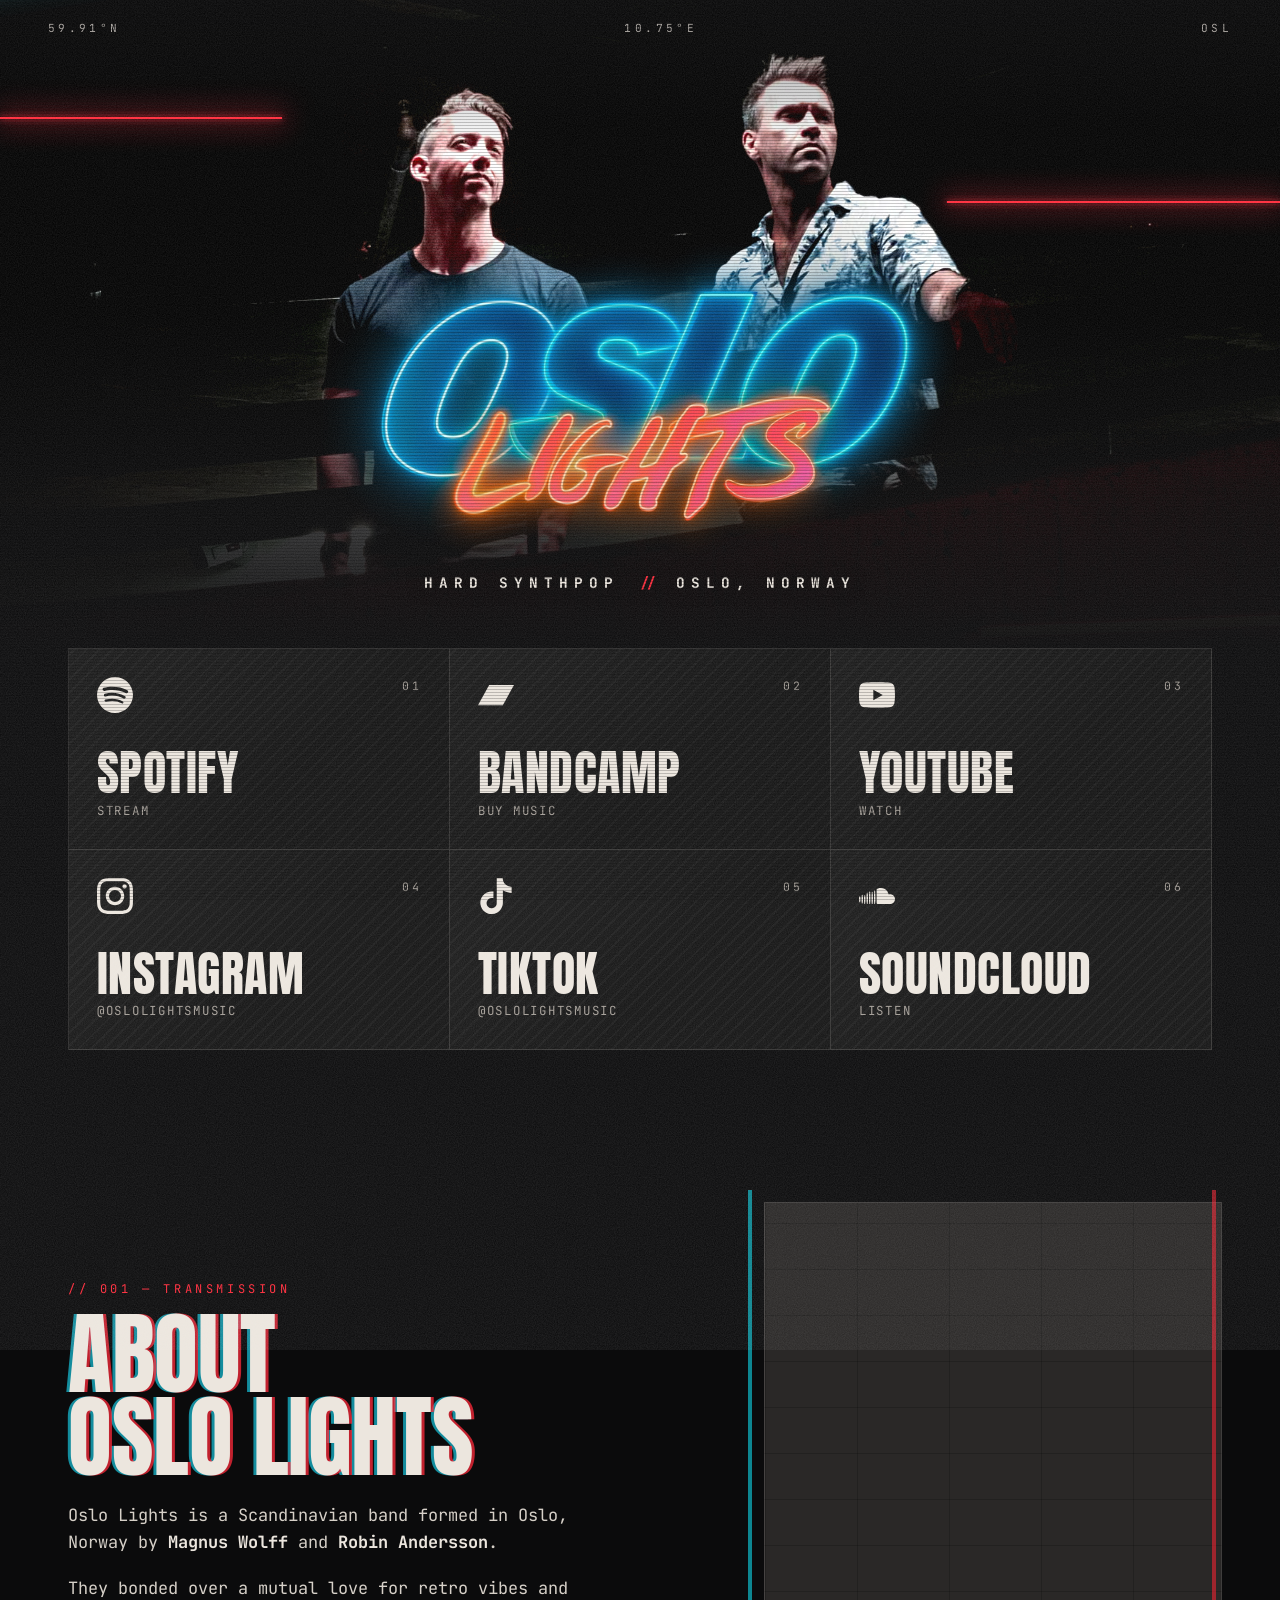
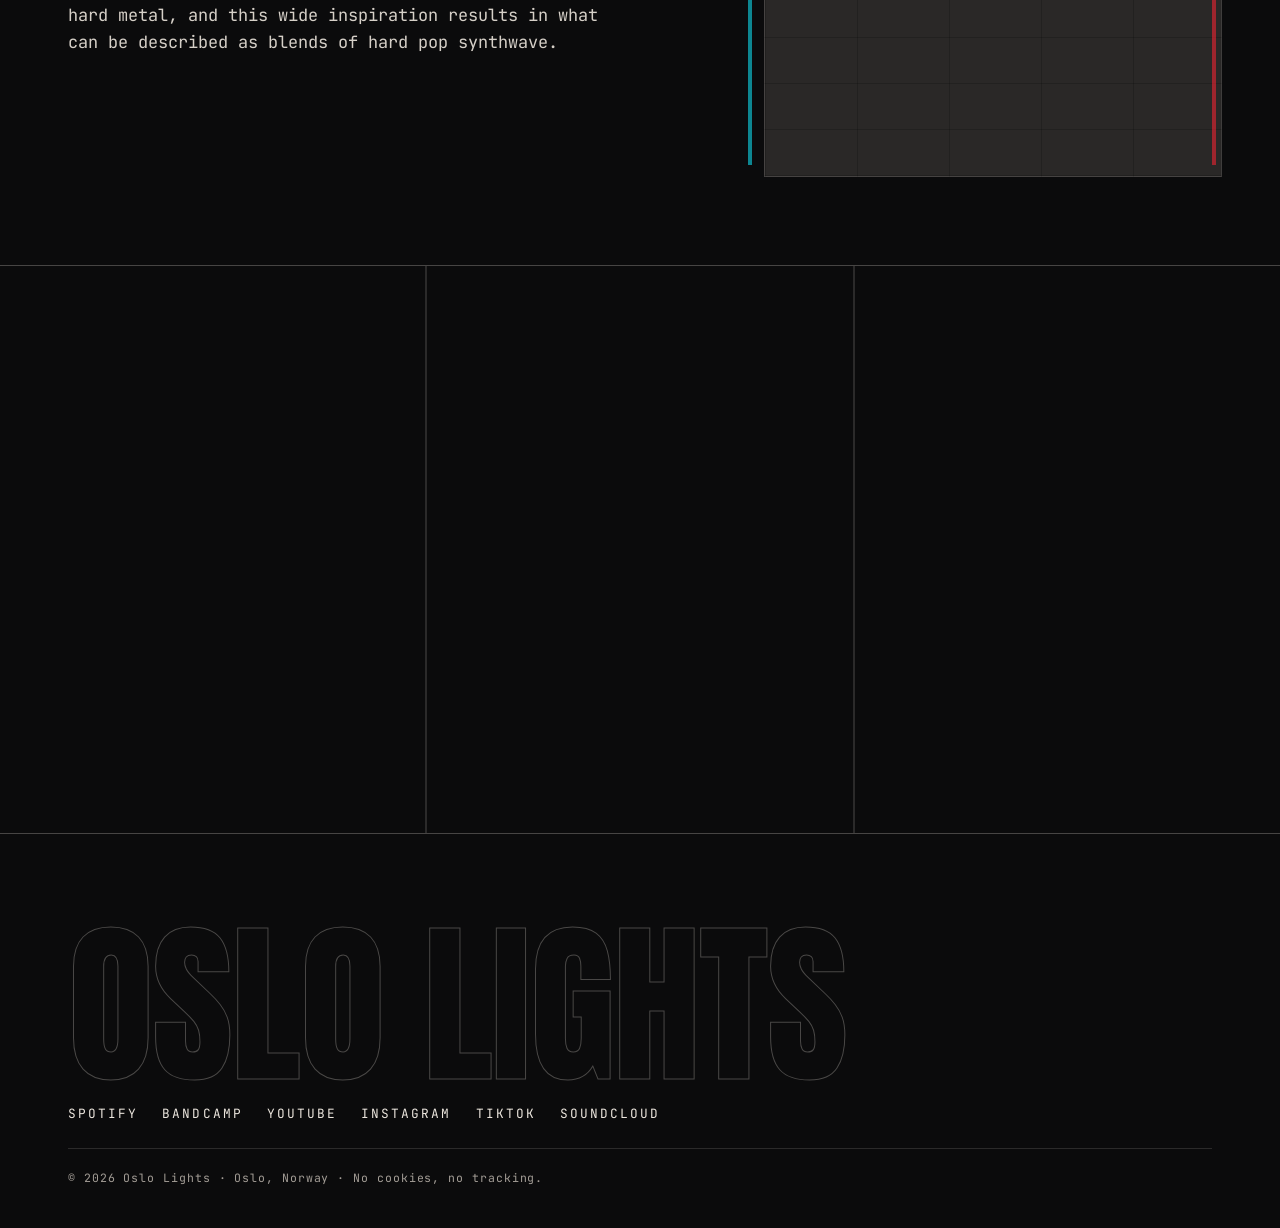
<file: index.html>
<!doctype html>
<html lang="en">
<head>
  <meta charset="utf-8">
  <meta name="viewport" content="width=device-width, initial-scale=1">
  <meta http-equiv="Content-Security-Policy" content="default-src 'self'; img-src 'self' data:; style-src 'self'; font-src 'self'; script-src 'self'; connect-src 'self'; manifest-src 'self'; base-uri 'self'; form-action 'none'; object-src 'none'; upgrade-insecure-requests">
  <meta name="referrer" content="strict-origin-when-cross-origin">

  <title>Oslo Lights | Hard synthpop from Oslo, Norway</title>
  <meta name="description" content="Oslo Lights is a hard synthpop duo from Oslo, Norway: Magnus Wolff and Robin Andersson. Stream on Spotify, buy on Bandcamp, follow on Instagram, TikTok, YouTube and SoundCloud.">
  <link rel="canonical" href="https://oslolights.com/">
  <meta name="theme-color" content="#0b0b0c">
  <meta name="color-scheme" content="dark">

  <!-- Open Graph / social share cards -->
  <meta property="og:type" content="music.musician">
  <meta property="og:site_name" content="Oslo Lights">
  <meta property="og:title" content="Oslo Lights">
  <meta property="og:description" content="Hard synthpop from Oslo, Norway. Retro vibes, hard metal roots.">
  <meta property="og:url" content="https://oslolights.com/">
  <meta property="og:image" content="https://oslolights.com/assets/img/og.jpg">
  <meta property="og:image:width" content="1200">
  <meta property="og:image:height" content="630">
  <meta property="og:image:alt" content="Oslo Lights neon logo over the band standing on a red-lit concrete balcony">
  <meta property="og:locale" content="en_US">
  <meta name="twitter:card" content="summary_large_image">
  <meta name="twitter:title" content="Oslo Lights">
  <meta name="twitter:description" content="Hard synthpop from Oslo, Norway.">
  <meta name="twitter:image" content="https://oslolights.com/assets/img/og.jpg">
  <meta name="twitter:image:alt" content="Oslo Lights neon logo over the band standing on a red-lit concrete balcony">

  <!-- Icons -->
  <link rel="icon" href="favicon.ico" sizes="32x32">
  <link rel="icon" href="favicon.svg" type="image/svg+xml">
  <link rel="apple-touch-icon" href="assets/img/apple-touch-icon.png">
  <link rel="manifest" href="site.webmanifest">

  <!-- Performance -->
  <link rel="preload" href="assets/fonts/anton-400.woff2" as="font" type="font/woff2" crossorigin>
  <link rel="preload" href="assets/fonts/jetbrains-mono-latin-400-normal.woff2" as="font" type="font/woff2" crossorigin>
  <link rel="preload" as="image" href="assets/logo/logo-black-800.webp" imagesrcset="assets/logo/logo-black-800.webp 800w, assets/logo/logo-black-1600.webp 1600w" imagesizes="(min-width: 900px) 640px, 88vw">
  <link rel="stylesheet" href="assets/css/style.css">

  <script type="application/ld+json">
  {
    "@context": "https://schema.org",
    "@type": "MusicGroup",
    "name": "Oslo Lights",
    "url": "https://oslolights.com/",
    "image": "https://oslolights.com/assets/img/og.jpg",
    "logo": "https://oslolights.com/assets/logo/logo-black-1600.webp",
    "description": "Scandinavian hard synthpop band formed in Oslo, Norway by Magnus Wolff and Robin Andersson.",
    "genre": ["Synthpop", "Synthwave", "Electronic"],
    "foundingLocation": { "@type": "Place", "name": "Oslo, Norway" },
    "member": [
      { "@type": "OrganizationRole", "member": { "@type": "Person", "name": "Magnus Wolff" } },
      { "@type": "OrganizationRole", "member": { "@type": "Person", "name": "Robin Andersson" } }
    ],
    "sameAs": [
      "https://open.spotify.com/artist/3ypZ7eMypBQAr3zML5cifk",
      "https://oslolightsmusic.bandcamp.com",
      "https://www.instagram.com/oslolightsmusic/",
      "https://www.tiktok.com/@oslolightsmusic",
      "https://www.youtube.com/@OsloLightsMusic",
      "https://soundcloud.com/oslolightsmusic"
    ]
  }
  </script>
</head>
<body>
  <a class="skip" href="#links">Skip to links</a>
  <div class="fx-grain" aria-hidden="true"></div>

  <header class="hero">
    <div class="hero__photo" role="img" aria-label="Magnus Wolff and Robin Andersson standing at a railing in a red-lit concrete stairwell">
      <span class="hero__slice hero__slice--a" aria-hidden="true"></span>
      <span class="hero__slice hero__slice--b" aria-hidden="true"></span>
    </div>
    <div class="laser laser--1" aria-hidden="true"></div>
    <div class="laser laser--2" aria-hidden="true"></div>
    <div class="laser laser--3" aria-hidden="true"></div>

    <p class="hero__meta" aria-hidden="true"><span>59.91°N</span><span>10.75°E</span><span>OSL</span></p>

    <div class="hero__inner">
      <!--
        LOGO: swap here. Keep the wrapper .logo and the <h1>.
        For an SVG, replace the <picture> with <img src="assets/logo/logo.svg" alt="Oslo Lights">
        and point --logo-src in assets/css/style.css at the same file so the glitch layers follow.
        For Lottie, put the player inside .logo and add the class .logo--lottie (turns off the CSS glitch layers).
      -->
      <h1 class="logo">
        <picture>
          <source type="image/avif" srcset="assets/logo/logo-black-800.avif 800w, assets/logo/logo-black-1600.avif 1600w" sizes="(min-width: 900px) 640px, 88vw">
          <img src="assets/logo/logo-black-800.webp" srcset="assets/logo/logo-black-800.webp 800w, assets/logo/logo-black-1600.webp 1600w" sizes="(min-width: 900px) 640px, 88vw" width="1600" height="805" alt="Oslo Lights" fetchpriority="high">
        </picture>
      </h1>
      <p class="hero__tag">Hard synthpop <span aria-hidden="true">//</span> Oslo, Norway</p>
    </div>
  </header>

  <main>
    <nav id="links" class="links" aria-label="Listen and follow Oslo Lights">
      <ul class="links__grid">
        <li><a class="slab slab--spotify" href="https://open.spotify.com/artist/3ypZ7eMypBQAr3zML5cifk" rel="noopener noreferrer" target="_blank">
          <span class="slab__no" aria-hidden="true">01</span>
          <svg class="slab__icon" aria-hidden="true" focusable="false"><use href="assets/icons.svg#spotify"/></svg>
          <span class="slab__name" data-text="Spotify">Spotify</span>
          <span class="slab__act">Stream<span class="sr"> Oslo Lights on Spotify (opens in a new tab)</span></span>
        </a></li>
        <li><a class="slab slab--bandcamp" href="https://oslolightsmusic.bandcamp.com" rel="noopener noreferrer" target="_blank">
          <span class="slab__no" aria-hidden="true">02</span>
          <svg class="slab__icon" aria-hidden="true" focusable="false"><use href="assets/icons.svg#bandcamp"/></svg>
          <span class="slab__name" data-text="Bandcamp">Bandcamp</span>
          <span class="slab__act">Buy music<span class="sr"> on Bandcamp (opens in a new tab)</span></span>
        </a></li>
        <li><a class="slab slab--youtube" href="https://www.youtube.com/@OsloLightsMusic" rel="noopener noreferrer" target="_blank">
          <span class="slab__no" aria-hidden="true">03</span>
          <svg class="slab__icon" aria-hidden="true" focusable="false"><use href="assets/icons.svg#youtube"/></svg>
          <span class="slab__name" data-text="YouTube">YouTube</span>
          <span class="slab__act">Watch<span class="sr"> on YouTube (opens in a new tab)</span></span>
        </a></li>
        <li><a class="slab slab--instagram" href="https://www.instagram.com/oslolightsmusic/" rel="noopener noreferrer" target="_blank">
          <span class="slab__no" aria-hidden="true">04</span>
          <svg class="slab__icon" aria-hidden="true" focusable="false"><use href="assets/icons.svg#instagram"/></svg>
          <span class="slab__name" data-text="Instagram">Instagram</span>
          <span class="slab__act">@oslolightsmusic<span class="sr"> on Instagram (opens in a new tab)</span></span>
        </a></li>
        <li><a class="slab slab--tiktok" href="https://www.tiktok.com/@oslolightsmusic" rel="noopener noreferrer" target="_blank">
          <span class="slab__no" aria-hidden="true">05</span>
          <svg class="slab__icon" aria-hidden="true" focusable="false"><use href="assets/icons.svg#tiktok"/></svg>
          <span class="slab__name" data-text="TikTok">TikTok</span>
          <span class="slab__act">@oslolightsmusic<span class="sr"> on TikTok (opens in a new tab)</span></span>
        </a></li>
        <li><a class="slab slab--soundcloud" href="https://soundcloud.com/oslolightsmusic" rel="noopener noreferrer" target="_blank">
          <span class="slab__no" aria-hidden="true">06</span>
          <svg class="slab__icon" aria-hidden="true" focusable="false"><use href="assets/icons.svg#soundcloud"/></svg>
          <span class="slab__name" data-text="SoundCloud">SoundCloud</span>
          <span class="slab__act">Listen<span class="sr"> on SoundCloud (opens in a new tab)</span></span>
        </a></li>
      </ul>
    </nav>

    <section class="bio" aria-labelledby="bio-title">
      <div class="bio__text">
        <p class="kicker" aria-hidden="true">// 001 &mdash; Transmission</p>
        <h2 id="bio-title" class="bio__title">About Oslo&nbsp;Lights</h2>
        <p>Oslo Lights is a Scandinavian band formed in Oslo, Norway by <strong>Magnus Wolff</strong> and <strong>Robin Andersson</strong>.</p>
        <p>They bonded over a mutual love for retro vibes and hard metal, and this wide inspiration results in what can be described as blends of hard pop synthwave.</p>
      </div>
      <figure class="bio__photo rgb">
        <picture>
          <source type="image/avif" srcset="assets/img/duo-600.avif 600w, assets/img/duo-1000.avif 1000w, assets/img/duo-1600.avif 1600w" sizes="(min-width: 900px) 40vw, 92vw">
          <source type="image/webp" srcset="assets/img/duo-600.webp 600w, assets/img/duo-1000.webp 1000w, assets/img/duo-1600.webp 1600w" sizes="(min-width: 900px) 40vw, 92vw">
          <img src="assets/img/duo-1600.jpg" width="1600" height="2133" loading="lazy" decoding="async" alt="Magnus and Robin standing back to back against a cyan-lit concrete wall">
        </picture>
      </figure>
    </section>

    <section class="strip" aria-label="Photos">
      <figure class="strip__item">
        <picture>
          <source type="image/avif" srcset="assets/img/wall-600.avif 600w, assets/img/wall-1000.avif 1000w" sizes="(min-width: 900px) 33vw, 92vw">
          <source type="image/webp" srcset="assets/img/wall-600.webp 600w, assets/img/wall-1000.webp 1000w" sizes="(min-width: 900px) 33vw, 92vw">
          <img src="assets/img/wall-1600.jpg" width="1600" height="2133" loading="lazy" decoding="async" alt="The duo in front of a concrete wall cut by red neon tubes">
        </picture>
      </figure>
      <figure class="strip__item">
        <picture>
          <source type="image/avif" srcset="assets/img/vocal-600.avif 600w, assets/img/vocal-1000.avif 1000w" sizes="(min-width: 900px) 33vw, 92vw">
          <source type="image/webp" srcset="assets/img/vocal-600.webp 600w, assets/img/vocal-1000.webp 1000w" sizes="(min-width: 900px) 33vw, 92vw">
          <img src="assets/img/vocal-1153.jpg" width="1153" height="2048" loading="lazy" decoding="async" alt="Singing into the microphone under stage lights">
        </picture>
      </figure>
      <figure class="strip__item">
        <picture>
          <source type="image/avif" srcset="assets/img/keys-600.avif 600w, assets/img/keys-1000.avif 1000w" sizes="(min-width: 900px) 33vw, 92vw">
          <source type="image/webp" srcset="assets/img/keys-600.webp 600w, assets/img/keys-1000.webp 1000w" sizes="(min-width: 900px) 33vw, 92vw">
          <img src="assets/img/keys-1152.jpg" width="1152" height="2048" loading="lazy" decoding="async" alt="Playing synthesizers on stage through haze">
        </picture>
      </figure>
    </section>
  </main>

  <footer class="foot">
    <p class="foot__mark" aria-hidden="true">OSLO&nbsp;LIGHTS</p>
    <ul class="foot__links">
      <li><a href="https://open.spotify.com/artist/3ypZ7eMypBQAr3zML5cifk" rel="noopener noreferrer" target="_blank">Spotify</a></li>
      <li><a href="https://oslolightsmusic.bandcamp.com" rel="noopener noreferrer" target="_blank">Bandcamp</a></li>
      <li><a href="https://www.youtube.com/@OsloLightsMusic" rel="noopener noreferrer" target="_blank">YouTube</a></li>
      <li><a href="https://www.instagram.com/oslolightsmusic/" rel="noopener noreferrer" target="_blank">Instagram</a></li>
      <li><a href="https://www.tiktok.com/@oslolightsmusic" rel="noopener noreferrer" target="_blank">TikTok</a></li>
      <li><a href="https://soundcloud.com/oslolightsmusic" rel="noopener noreferrer" target="_blank">SoundCloud</a></li>
    </ul>
    <p class="foot__small">&copy; <span>2026</span> Oslo Lights &middot; Oslo, Norway &middot; No cookies, no tracking.</p>
  </footer>
</body>
</html>
</file>
<file: assets/css/style.css>
/* ==========================================================================
   OSLO LIGHTS
   Miami Vice x brutalist concrete x lasers. Glitch over clean neon.
   ========================================================================== */

@font-face {
  font-family: "Anton";
  src: url("../fonts/anton-400.woff2") format("woff2");
  font-weight: 400;
  font-style: normal;
  font-display: swap;
}
@font-face {
  font-family: "JetBrains Mono";
  src: url("../fonts/jetbrains-mono-latin-400-normal.woff2") format("woff2");
  font-weight: 400;
  font-style: normal;
  font-display: swap;
}
@font-face {
  font-family: "JetBrains Mono";
  src: url("../fonts/jetbrains-mono-latin-700-normal.woff2") format("woff2");
  font-weight: 700;
  font-style: normal;
  font-display: swap;
}

:root {
  /* Logo shape for the glitch layers (the outline version reads best as an RGB split). Swap with the <img> in index.html. */
  --logo-src: url("../logo/logo-open-1600.webp");

  --void: #0b0b0c;
  --slab: #141414;
  --concrete: #1d1c1b;
  --concrete-hi: #2a2827;
  --line: rgba(236, 230, 222, 0.14);
  --bone: #ece6de;
  --ash: #a39d96;
  --laser: #ff2a3a;
  --laser-glow: rgba(255, 42, 58, 0.55);
  --vice: #19e3ff;
  --vice-glow: rgba(25, 227, 255, 0.45);
  --flamingo: #ff3d9a;

  --display: "Anton", "Impact", "Haettenschweiler", "Arial Narrow Bold", sans-serif;
  --mono: "JetBrains Mono", ui-monospace, "SFMono-Regular", Menlo, Consolas, monospace;

  --gutter: clamp(16px, 4vw, 48px);
  --max: 1240px;

  color-scheme: dark;
}

*, *::before, *::after { box-sizing: border-box; }

html { -webkit-text-size-adjust: 100%; text-size-adjust: 100%; }

body {
  margin: 0;
  background: var(--void);
  color: var(--bone);
  font-family: var(--mono);
  font-size: 1rem;
  line-height: 1.6;
  overflow-x: hidden;
  -webkit-font-smoothing: antialiased;
}

img, svg { display: block; max-width: 100%; height: auto; }
figure { margin: 0; }
a { color: inherit; }

::selection { background: var(--laser); color: var(--void); }

:focus-visible {
  outline: 3px solid var(--vice);
  outline-offset: 3px;
}

.sr {
  position: absolute !important;
  width: 1px; height: 1px;
  padding: 0; margin: -1px;
  overflow: hidden; clip: rect(0 0 0 0);
  white-space: nowrap; border: 0;
}

.skip {
  position: absolute;
  left: 12px; top: -60px;
  z-index: 100;
  padding: 10px 16px;
  background: var(--bone);
  color: var(--void);
  font-weight: 700;
  text-decoration: none;
}
.skip:focus { top: 12px; }

/* ---------- Film grain + scanlines over everything ---------- */

.fx-grain {
  position: fixed;
  inset: -50%;
  z-index: 50;
  pointer-events: none;
  opacity: 0.09;
  background-image: url("data:image/svg+xml;utf8,<svg xmlns='http://www.w3.org/2000/svg' width='220' height='220'><filter id='n'><feTurbulence type='fractalNoise' baseFrequency='0.9' numOctaves='3' stitchTiles='stitch'/><feColorMatrix values='0 0 0 0 1  0 0 0 0 1  0 0 0 0 1  0 0 0 1.2 0'/></filter><rect width='100%' height='100%' filter='url(%23n)'/></svg>");
  animation: grain 0.6s steps(4) infinite;
}
body::after {
  content: "";
  position: fixed;
  inset: 0;
  z-index: 49;
  pointer-events: none;
  background: repeating-linear-gradient(to bottom, rgba(0,0,0,0) 0 2px, rgba(0,0,0,0.22) 2px 3px);
  mix-blend-mode: multiply;
}
@keyframes grain {
  0%   { transform: translate(0, 0); }
  25%  { transform: translate(-6%, 4%); }
  50%  { transform: translate(5%, -7%); }
  75%  { transform: translate(-3%, -4%); }
  100% { transform: translate(2%, 6%); }
}

/* ==========================================================================
   HERO
   ========================================================================== */

.hero {
  position: relative;
  /* Short enough that the first row of links shows above the fold */
  min-height: 66vh;
  min-height: 66svh;
  display: grid;
  align-items: end;
  overflow: hidden;
  isolation: isolate;
  background: #120405;
}

.hero__photo,
.hero__slice {
  position: absolute;
  inset: 0;
  background-image: url("../img/hero-1200.webp");
  background-image: image-set(url("../img/hero-1200.avif") type("image/avif"), url("../img/hero-1200.webp") type("image/webp"));
  background-size: cover;
  background-position: 50% 52%;
}
@media (min-width: 900px) {
  .hero { min-height: 72vh; min-height: 72svh; }
  .hero__photo, .hero__slice { background-position: 50% 56%; }
}
/* Wide or short screens: a portrait photo stretched edge to edge crops off the
   heads. Cap the photo at ~2.2:1 of the hero's height, centre it, and let the
   sides fade into black concrete so the faces always stay in frame. */
@media (min-width: 900px) and (min-aspect-ratio: 8/5) {
  .hero__photo, .hero__slice {
    left: max(0px, calc(50% - 79vh));
    right: max(0px, calc(50% - 79vh));
    background-position: 50% 47%;
    -webkit-mask-image: linear-gradient(to right, transparent, #000 14%, #000 86%, transparent);
            mask-image: linear-gradient(to right, transparent, #000 14%, #000 86%, transparent);
  }
  .hero { background: var(--void); }
}
@media (min-width: 900px), (min-resolution: 2dppx) and (min-width: 500px) {
  .hero__photo, .hero__slice {
    background-image: url("../img/hero-1800.webp");
    background-image: image-set(url("../img/hero-1800.avif") type("image/avif"), url("../img/hero-1800.webp") type("image/webp"));
  }
}
@media (min-width: 1600px) {
  .hero__photo, .hero__slice {
    background-image: url("../img/hero-2400.webp");
    background-image: image-set(url("../img/hero-2400.avif") type("image/avif"), url("../img/hero-2400.webp") type("image/webp"));
  }
}
.hero__photo {
  z-index: -2;
  filter: contrast(1.12) saturate(1.1);
}
/* Darken toward the bottom so the logo and links sit on near-black concrete */
.hero::before {
  content: "";
  position: absolute;
  inset: 0;
  z-index: -1;
  background:
    linear-gradient(to bottom, rgba(11,11,12,0.55) 0%, rgba(11,11,12,0) 22%, rgba(11,11,12,0) 45%, rgba(11,11,12,0.78) 78%, var(--void) 100%),
    radial-gradient(ellipse at 50% 40%, rgba(0,0,0,0) 40%, rgba(0,0,0,0.55) 100%);
}

/* Horizontal tear: two copies of the photo, cut into bands, jerked sideways */
.hero__slice { opacity: 0; mix-blend-mode: screen; }
.hero__slice--a {
  filter: hue-rotate(170deg) saturate(2.2);
  animation: tear-a 7s steps(1) infinite;
}
.hero__slice--b {
  filter: saturate(1.8) brightness(1.2);
  animation: tear-b 7s steps(1) infinite;
}
@keyframes tear-a {
  0%, 61%, 66%, 100% { opacity: 0; transform: none; clip-path: inset(0 0 100% 0); }
  62% { opacity: 0.9; transform: translateX(-3.5%); clip-path: inset(38% 0 52% 0); }
  63% { opacity: 0.9; transform: translateX(2.5%);  clip-path: inset(12% 0 80% 0); }
  64% { opacity: 0.8; transform: translateX(-1.5%); clip-path: inset(70% 0 18% 0); }
  65% { opacity: 0.9; transform: translateX(4%);    clip-path: inset(46% 0 47% 0); }
}
@keyframes tear-b {
  0%, 62%, 67%, 100% { opacity: 0; transform: none; clip-path: inset(0 0 100% 0); }
  63% { opacity: 1; transform: translateX(2%);   clip-path: inset(55% 0 36% 0); }
  64% { opacity: 1; transform: translateX(-4%);  clip-path: inset(25% 0 68% 0); }
  66% { opacity: 1; transform: translateX(1.5%); clip-path: inset(80% 0 10% 0); }
}

/* ---------- Lasers: echo the red tubes in the concrete ---------- */
.laser {
  position: absolute;
  z-index: 0;
  height: 2px;
  background: var(--laser);
  box-shadow: 0 0 6px 1px var(--laser-glow), 0 0 28px 4px var(--laser-glow);
  pointer-events: none;
}
.laser--1 { left: 0; width: 22%; top: 18%; animation: flicker 5.3s infinite; } /* stays clear of the faces at every width */
.laser--2 { right: 0; width: 26%; top: 31%; animation: flicker 7.1s 1.2s infinite; }
.laser--3 {
  left: -10%; width: 120%; top: 0;
  height: 1px;
  background: var(--vice);
  box-shadow: 0 0 8px 1px var(--vice-glow), 0 0 30px 6px var(--vice-glow);
  opacity: 0.7;
  transform: rotate(-9deg);
  transform-origin: 0 0;
  animation: sweep 11s cubic-bezier(.7,0,.3,1) infinite;
}
@keyframes flicker {
  0%, 18%, 22%, 25%, 53%, 57%, 100% { opacity: 1; }
  20%, 24%, 55% { opacity: 0.15; }
}
@keyframes sweep {
  0%   { top: -5%;  opacity: 0; }
  8%   { opacity: 0.7; }
  40%  { top: 105%; opacity: 0.7; }
  41%, 100% { top: 105%; opacity: 0; }
}

.hero__inner {
  position: relative;
  z-index: 1;
  width: 100%;
  max-width: var(--max);
  margin: 0 auto;
  padding: 0 var(--gutter) clamp(28px, 6vh, 64px);
  display: grid;
  justify-items: center;
  text-align: center;
}

.hero__meta {
  position: absolute;
  top: 20px;
  z-index: 1;
  left: var(--gutter);
  right: var(--gutter);
  display: flex;
  justify-content: space-between;
  margin: 0;
  font-size: 0.7rem;
  letter-spacing: 0.3em;
  color: rgba(236, 230, 222, 0.7);
}

/* ---------- Logo + glitch ---------- */
.logo {
  position: relative;
  margin: 0;
  width: min(88vw, 640px);
  aspect-ratio: 1600 / 805;
  line-height: 0;
}
.logo img { width: 100%; height: auto; position: relative; z-index: 1; }
.logo::before,
.logo::after {
  content: "";
  position: absolute;
  inset: 0;
  z-index: 2;
  pointer-events: none;
  -webkit-mask: var(--logo-src) center / contain no-repeat;
          mask: var(--logo-src) center / contain no-repeat;
  opacity: 0;
  mix-blend-mode: screen;
}
.logo::before { background: var(--vice);  animation: logo-a 5.5s steps(1) infinite; }
.logo::after  { background: var(--laser); animation: logo-b 5.5s steps(1) infinite; }
.logo--lottie::before, .logo--lottie::after { display: none; }

@keyframes logo-a {
  0%, 85%, 92%, 100% { opacity: 0; transform: none; clip-path: inset(0); }
  86% { opacity: 0.9; transform: translate(-7px, 0);  clip-path: inset(10% 0 62% 0); }
  87% { opacity: 0.9; transform: translate(9px, 0);   clip-path: inset(48% 0 30% 0); }
  88% { opacity: 0.7; transform: translate(-4px, 2px); clip-path: inset(70% 0 8% 0); }
  90% { opacity: 0.9; transform: translate(12px, 0);  clip-path: inset(30% 0 52% 0); }
}
@keyframes logo-b {
  0%, 86%, 93%, 100% { opacity: 0; transform: none; clip-path: inset(0); }
  87% { opacity: 0.9; transform: translate(8px, 0);   clip-path: inset(58% 0 20% 0); }
  88% { opacity: 0.9; transform: translate(-10px, 0); clip-path: inset(22% 0 60% 0); }
  91% { opacity: 0.8; transform: translate(5px, -2px); clip-path: inset(5% 0 80% 0); }
}
/* Whole-logo jolt in sync with the RGB split */
.logo picture { display: block; animation: jolt 5.5s steps(1) infinite; }
@keyframes jolt {
  0%, 86%, 91%, 100% { transform: none; filter: none; }
  87% { transform: translateX(-3px) skewX(-6deg); filter: contrast(1.4); }
  89% { transform: translateX(4px); }
  90% { transform: translateX(-1px) skewX(4deg); }
}

.hero__tag {
  margin: clamp(4px, 1.5vh, 16px) 0 0;
  font-size: clamp(0.72rem, 1.8vw, 0.9rem);
  font-weight: 700;
  letter-spacing: 0.42em;
  text-transform: uppercase;
  color: var(--bone);
  text-shadow: 0 0 18px rgba(0,0,0,0.9);
}
.hero__tag span { color: var(--laser); letter-spacing: 0; padding: 0 0.3em; }
@media (max-width: 400px) { .hero__tag { letter-spacing: 0.24em; } }

/* ==========================================================================
   LINKS: raw concrete slabs
   ========================================================================== */

.links {
  position: relative;
  z-index: 2;
  max-width: var(--max);
  margin: 0 auto;
  padding: 0 var(--gutter);
}
.links__grid {
  list-style: none;
  margin: 0;
  padding: 0;
  display: grid;
  grid-template-columns: repeat(2, minmax(0, 1fr));
  gap: 0;
  border-top: 1px solid var(--line);
  border-left: 1px solid var(--line);
}
@media (min-width: 760px) {
  .links__grid { grid-template-columns: repeat(3, minmax(0, 1fr)); }
}

.slab {
  --hit: var(--laser);
  position: relative;
  display: grid;
  grid-template-columns: auto 1fr;
  grid-template-areas:
    "icon no"
    "name name"
    "act act";
  align-items: start;
  gap: 4px 12px;
  min-height: clamp(132px, 22vw, 188px);
  padding: clamp(16px, 2.6vw, 28px);
  border-right: 1px solid var(--line);
  border-bottom: 1px solid var(--line);
  background:
    linear-gradient(135deg, rgba(255,255,255,0.035), rgba(255,255,255,0) 60%),
    var(--slab);
  text-decoration: none;
  overflow: hidden;
  transition: background-color 0.15s, color 0.15s;
}
/* laser rail on top edge */
.slab::before {
  content: "";
  position: absolute;
  left: 0; right: 0; top: 0;
  height: 2px;
  background: var(--hit);
  box-shadow: 0 0 10px 1px var(--hit), 0 0 30px 2px var(--hit);
  transform: scaleX(0);
  transform-origin: left;
  transition: transform 0.35s cubic-bezier(.7,0,.2,1);
}
/* brutal offset slab behind on hover */
.slab::after {
  content: "";
  position: absolute;
  inset: 0;
  background: repeating-linear-gradient(-45deg, rgba(255,255,255,0.03) 0 2px, transparent 2px 9px);
  pointer-events: none;
}

.slab__icon {
  grid-area: icon;
  width: clamp(26px, 3.4vw, 36px);
  height: clamp(26px, 3.4vw, 36px);
  color: var(--bone);
  transition: color 0.15s, transform 0.15s;
}
.slab__no {
  grid-area: no;
  justify-self: end;
  font-size: 0.72rem;
  color: var(--ash);
  letter-spacing: 0.2em;
}
.slab__name {
  grid-area: name;
  position: relative;
  align-self: end;
  margin-top: clamp(14px, 3vw, 34px);
  font-family: var(--display);
  font-size: clamp(1.6rem, 4.4vw, 3rem);
  line-height: 0.95;
  text-transform: uppercase;
  letter-spacing: 0.01em;
}
.slab__act {
  grid-area: act;
  font-size: clamp(0.68rem, 1.4vw, 0.78rem);
  color: var(--ash);
  letter-spacing: 0.14em;
  text-transform: uppercase;
  overflow-wrap: anywhere;
}

.slab--spotify    { --hit: #1ed760; }
.slab--bandcamp   { --hit: var(--vice); }
.slab--youtube    { --hit: var(--laser); }
.slab--instagram  { --hit: var(--flamingo); }
.slab--tiktok     { --hit: var(--vice); }
.slab--soundcloud { --hit: #ff6a1a; }

.slab:hover,
.slab:focus-visible {
  background-color: #1b1a19;
  background-image: linear-gradient(135deg, rgba(255,255,255,0.06), rgba(255,255,255,0) 60%);
}
.slab:hover::before,
.slab:focus-visible::before { transform: scaleX(1); }
.slab:hover .slab__icon,
.slab:focus-visible .slab__icon { color: var(--hit); transform: translateX(2px); }
.slab:hover .slab__act,
.slab:focus-visible .slab__act { color: var(--bone); }
.slab:focus-visible { outline-offset: -3px; }

/* chromatic glitch on the label */
.slab__name::before,
.slab__name::after {
  content: attr(data-text);
  content: attr(data-text) / ""; /* decorative: keep out of the link's accessible name */
  position: absolute;
  inset: 0;
  opacity: 0;
  pointer-events: none;
}
.slab__name::before { color: var(--vice);  }
.slab__name::after  { color: var(--laser); }
.slab:hover .slab__name::before,
.slab:focus-visible .slab__name::before { opacity: 0.85; animation: txt-a 0.9s steps(1) infinite; mix-blend-mode: screen; }
.slab:hover .slab__name::after,
.slab:focus-visible .slab__name::after  { opacity: 0.85; animation: txt-b 0.9s steps(1) infinite; mix-blend-mode: screen; }
@keyframes txt-a {
  0%   { transform: translate(-3px, 0); clip-path: inset(0 0 55% 0); }
  25%  { transform: translate(2px, 0);  clip-path: inset(40% 0 20% 0); }
  50%  { transform: translate(-1px, 0); clip-path: inset(70% 0 0 0); }
  75%  { transform: translate(4px, 0);  clip-path: inset(10% 0 70% 0); }
}
@keyframes txt-b {
  0%   { transform: translate(3px, 0);  clip-path: inset(50% 0 10% 0); }
  25%  { transform: translate(-2px, 0); clip-path: inset(0 0 72% 0); }
  50%  { transform: translate(2px, 0);  clip-path: inset(30% 0 40% 0); }
  75%  { transform: translate(-4px, 0); clip-path: inset(80% 0 0 0); }
}

/* ==========================================================================
   BIO
   ========================================================================== */

.bio {
  max-width: var(--max);
  margin: 0 auto;
  padding: clamp(64px, 11vw, 140px) var(--gutter) clamp(48px, 8vw, 100px);
  display: grid;
  gap: clamp(32px, 5vw, 72px);
  align-items: center;
}
@media (min-width: 900px) {
  .bio { grid-template-columns: 1.1fr 0.9fr; }
}

.kicker {
  margin: 0 0 14px;
  font-size: 0.75rem;
  letter-spacing: 0.3em;
  text-transform: uppercase;
  color: var(--laser);
}
.bio__title {
  margin: 0 0 24px;
  font-family: var(--display);
  font-weight: 400;
  font-size: clamp(2.6rem, 7.5vw, 5.6rem);
  line-height: 0.92;
  text-transform: uppercase;
  letter-spacing: -0.005em;
  text-shadow: 3px 0 0 rgba(255,42,58,0.75), -3px 0 0 rgba(25,227,255,0.6);
}
.bio__text p:not(.kicker) {
  max-width: 54ch;
  margin: 0 0 1.1em;
  font-size: clamp(0.95rem, 1.6vw, 1.06rem);
  color: #d6d0c8;
}
.bio__text strong { color: var(--bone); font-weight: 700; }

/* Concrete block with an RGB-split photo */
.rgb {
  position: relative;
  isolation: isolate;
}
.rgb::before {
  content: "";
  position: absolute;
  inset: 12px -10px -12px 12px;
  z-index: -1;
  background:
    repeating-linear-gradient(0deg, rgba(0,0,0,0.18) 0 1px, transparent 1px 46px),
    repeating-linear-gradient(90deg, rgba(0,0,0,0.18) 0 1px, transparent 1px 92px),
    var(--concrete-hi);
  border: 1px solid var(--line);
}
.rgb img {
  width: 100%;
  aspect-ratio: 4 / 5;
  object-fit: cover;
  object-position: 50% 35%;
  filter: contrast(1.08);
  box-shadow: -4px 0 0 rgba(25,227,255,0.55), 4px 0 0 rgba(255,42,58,0.55);
}
@media (min-width: 900px) {
  .bio__photo { max-width: 460px; justify-self: end; }
}

/* ==========================================================================
   PHOTO STRIP
   ========================================================================== */

.strip {
  display: grid;
  grid-template-columns: repeat(3, minmax(0, 1fr));
  gap: 2px;
  background: var(--line);
  border-top: 1px solid var(--line);
  border-bottom: 1px solid var(--line);
}
.strip__item { overflow: hidden; background: var(--void); }
.strip__item img {
  width: 100%;
  aspect-ratio: 3 / 4;
  object-fit: cover;
  filter: grayscale(0.35) contrast(1.15);
  transition: filter 0.3s, transform 0.6s cubic-bezier(.2,.7,.2,1);
}
.strip__item:hover img { filter: none; transform: scale(1.03); }
@media (max-width: 560px) {
  .strip { grid-template-columns: repeat(3, minmax(0, 1fr)); }
  .strip__item img { aspect-ratio: 9 / 16; }
}

/* ==========================================================================
   FOOTER
   ========================================================================== */

.foot {
  max-width: var(--max);
  margin: 0 auto;
  padding: clamp(48px, 8vw, 96px) var(--gutter) 40px;
  display: grid;
  gap: 24px;
}
.foot__mark {
  margin: 0;
  font-family: var(--display);
  font-size: clamp(3.4rem, 15vw, 11rem);
  line-height: 0.85;
  letter-spacing: -0.01em;
  color: transparent;
  -webkit-text-stroke: 1px rgba(236, 230, 222, 0.28);
  user-select: none;
}
.foot__links {
  list-style: none;
  margin: 0;
  padding: 0;
  display: flex;
  flex-wrap: wrap;
  gap: 8px 24px;
  font-size: 0.8rem;
  letter-spacing: 0.16em;
  text-transform: uppercase;
}
.foot__links a {
  text-decoration: none;
  border-bottom: 1px solid transparent;
  padding: 6px 0;
}
.foot__links a:hover { color: var(--laser); border-color: currentColor; }
.foot__small {
  margin: 0;
  padding-top: 20px;
  border-top: 1px solid var(--line);
  font-size: 0.72rem;
  color: var(--ash);
  letter-spacing: 0.08em;
}

/* ==========================================================================
   404
   ========================================================================== */

.lost {
  position: relative;
  overflow: hidden;
  min-height: 100vh;
  min-height: 100svh;
  display: grid;
  place-content: center;
  justify-items: center;
  gap: 20px;
  padding: var(--gutter);
  text-align: center;
  background:
    radial-gradient(ellipse at 50% 120%, rgba(255,42,58,0.25), transparent 60%),
    var(--void);
}
.lost__code {
  position: relative;
  margin: 0;
  font-family: var(--display);
  font-weight: 400;
  font-size: clamp(7rem, 32vw, 18rem);
  line-height: 0.85;
  text-shadow: 6px 0 0 rgba(255,42,58,0.8), -6px 0 0 rgba(25,227,255,0.7);
  animation: jolt 3s steps(1) infinite;
}
.lost__msg {
  margin: 0;
  letter-spacing: 0.3em;
  text-transform: uppercase;
  font-size: 0.85rem;
}
.lost__home {
  display: inline-block;
  margin-top: 8px;
  padding: 14px 26px;
  border: 1px solid var(--bone);
  font-weight: 700;
  letter-spacing: 0.2em;
  text-transform: uppercase;
  text-decoration: none;
  font-size: 0.8rem;
}
.lost__home:hover { background: var(--laser); border-color: var(--laser); color: var(--void); }
.lost .laser--1 { top: 22%; }
.lost .laser--2 { top: 74%; }

/* ==========================================================================
   Motion off: no glitches, no flicker, no sweeping. Static look stays.
   ========================================================================== */

@media (prefers-reduced-motion: reduce) {
  *, *::before, *::after {
    animation: none !important;
    transition: none !important;
  }
  .hero__slice, .laser--3 { display: none; }
  .slab:hover .slab__name::before,
  .slab:hover .slab__name::after,
  .slab:focus-visible .slab__name::before,
  .slab:focus-visible .slab__name::after { opacity: 0; }
  .strip__item:hover img { transform: none; }
}

@media print {
  .fx-grain, body::after, .laser, .hero__slice { display: none; }
  body { background: #fff; color: #000; }
}
</file>
